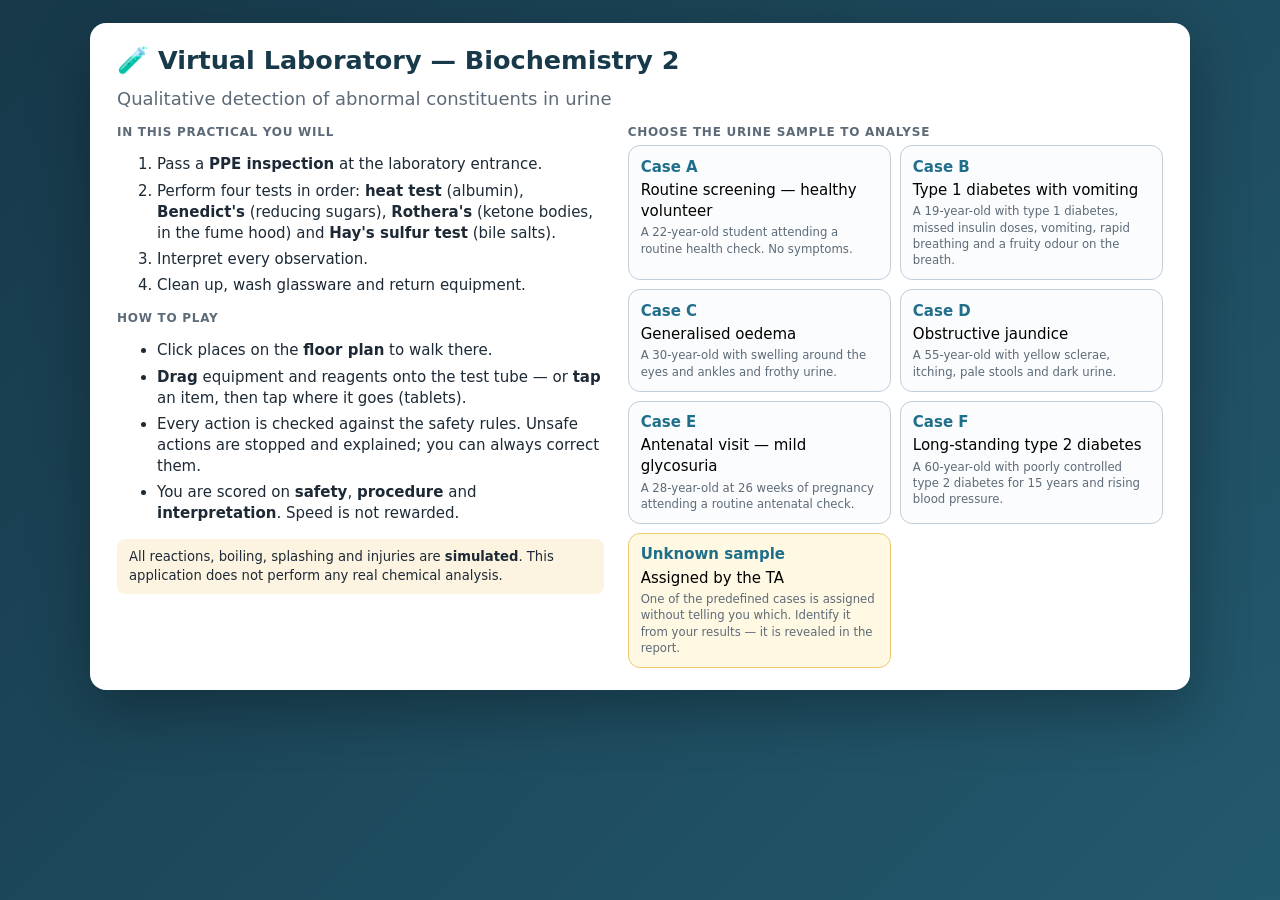
<file: index.html>
<!doctype html>
<html lang="en">
<head>
  <meta charset="utf-8">
  <meta name="viewport" content="width=device-width, initial-scale=1">
  <title>Urine Analysis Virtual Lab</title>
  <meta name="description" content="Interactive Biochemistry 2 virtual laboratory: qualitative detection of abnormal constituents in urine, with laboratory safety training.">
  <link rel="stylesheet" href="css/styles.css">
</head>
<body data-phase="intro">
  <header id="topbar">
    <div class="brand"><span class="logo">🧪</span><div><strong>Biochemistry 2 · Virtual Lab</strong><small>Abnormal constituents of urine</small></div></div>
    <div id="hdr-dyn"></div>
    <div class="hdr-btns">
      <div class="view-btns" role="group" aria-label="Layout">
        <button class="btn sm view-btn" data-view="left" aria-pressed="true" title="Show or hide the task list and PPE panel"><span aria-hidden="true">☰</span><span class="lbl"> Tasks</span></button>
        <button class="btn sm view-btn" data-view="right" aria-pressed="true" title="Show or hide warnings and feedback"><span aria-hidden="true">💬</span><span class="lbl"> Feedback</span><b class="badge" hidden></b></button>
        <button class="btn sm view-btn" data-view="focus" aria-pressed="false" title="Focus mode: enlarge the workbench"><span aria-hidden="true">⛶</span><span class="lbl"> Focus</span></button>
      </div>
      <button class="btn sm" id="btn-help" title="Help"><span aria-hidden="true">❓</span><span class="lbl"> Help</span></button>
      <button class="btn sm" id="btn-end" title="End session"><span aria-hidden="true">⏹</span><span class="lbl"> End session</span></button>
      <button class="btn sm" id="btn-restart" title="Restart"><span aria-hidden="true">↻</span><span class="lbl"> Restart</span></button>
    </div>
  </header>

  <main id="app">
    <aside id="left" aria-label="Objective, tasks and PPE"></aside>
    <section id="center">
      <div id="focusbar" aria-label="Current objective and quick navigation"></div>
      <div id="map" aria-label="Laboratory floor plan"></div>
      <div id="station" aria-live="polite"></div>
    </section>
    <aside id="right" aria-label="Controls and warnings"></aside>
  </main>

  <nav id="tabbar" aria-label="Sections">
    <button data-tab="bench" aria-current="page"><span class="ti" aria-hidden="true">🧪</span><span>Bench</span></button>
    <button data-tab="map"><span class="ti" aria-hidden="true">🗺️</span><span>Map</span></button>
    <button data-tab="tasks"><span class="ti" aria-hidden="true">☰</span><span>Tasks</span></button>
    <button data-tab="feedback"><span class="ti" aria-hidden="true">💬</span><span>Feedback</span><b class="badge" hidden></b></button>
  </nav>

  <div id="intro-root"></div>
  <div id="modal-root"></div>
  <div id="toast-root" aria-live="polite"></div>

  <noscript><p style="padding:2rem">This virtual laboratory requires JavaScript.</p></noscript>

  <script src="js/data.js"></script>
  <script src="js/state.js"></script>
  <script src="js/ui.js"></script>
  <script src="js/safety.js"></script>
  <script src="js/experiments.js"></script>
  <script src="js/quiz.js"></script>
  <script src="js/incidents.js"></script>
  <script src="js/cleanup.js"></script>
  <script src="js/scene.js"></script>
  <script src="js/report.js"></script>
  <script src="js/main.js"></script>
</body>
</html>
</file>
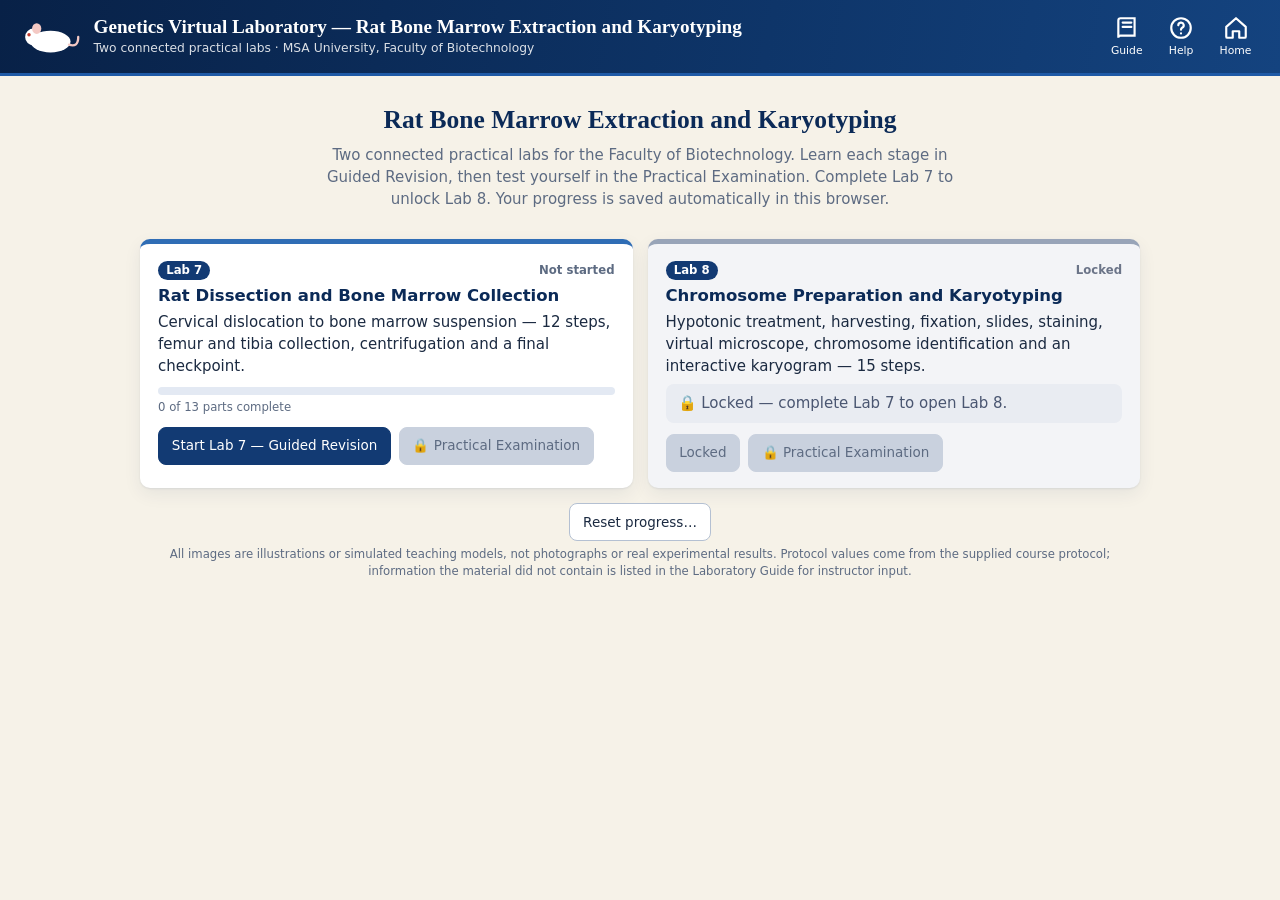
<file: rat-karyotype/index.html>
<!doctype html>
<html lang="en">
<head>
  <meta charset="utf-8">
  <meta name="viewport" content="width=device-width, initial-scale=1">
  <title>Rat Bone Marrow Karyotyping — Virtual Lab</title>
  <meta name="description" content="Interactive virtual laboratory for MSA University Faculty of Biotechnology: rat bone marrow chromosome extraction (Lab 7) and karyotyping (Lab 8).">
  <link rel="stylesheet" href="css/app.css">
</head>
<body data-view="home" data-stage="home">
  <header class="hdr">
    <div class="hdr-brand">
      <svg class="hdr-logo" viewBox="0 0 80 52" aria-hidden="true"><ellipse cx="42" cy="32" rx="26" ry="14" fill="#fff"/><circle cx="20" cy="26" r="11" fill="#fff"/><circle cx="14" cy="23" r="2.2" fill="#c0392b"/><ellipse cx="24" cy="15" rx="6" ry="7" fill="#f4c9c4"/><path d="M66 36 q12 4 12 -10" fill="none" stroke="#f4c9c4" stroke-width="3" stroke-linecap="round"/></svg>
      <div>
        <h1 id="hdr-title">Genetics Virtual Laboratory — Rat Bone Marrow Extraction and Karyotyping</h1>
        <p id="hdr-sub">Two connected practical labs · MSA University, Faculty of Biotechnology</p>
      </div>
    </div>
    <nav class="hdr-nav" aria-label="Main">
      <button id="nav-guide" class="nav-btn" title="Guide"><svg viewBox="0 0 24 24" aria-hidden="true"><path d="M4 5a2 2 0 0 1 2-2h13v16H6a2 2 0 0 0-2 2V5zm4 2h8M8 11h8" fill="none" stroke="currentColor" stroke-width="2" stroke-linecap="round"/></svg><span>Guide</span></button>
      <button id="nav-help" class="nav-btn" title="Help"><svg viewBox="0 0 24 24" aria-hidden="true"><circle cx="12" cy="12" r="9" fill="none" stroke="currentColor" stroke-width="2"/><path d="M9.5 9.5a2.5 2.5 0 1 1 3.5 2.3c-.7.4-1 .8-1 1.7M12 17h.01" fill="none" stroke="currentColor" stroke-width="2" stroke-linecap="round"/></svg><span>Help</span></button>
      <button id="nav-home" class="nav-btn" title="Home"><svg viewBox="0 0 24 24" aria-hidden="true"><path d="M3 11l9-8 9 8v9a1 1 0 0 1-1 1h-5v-6H9v6H4a1 1 0 0 1-1-1z" fill="none" stroke="currentColor" stroke-width="2" stroke-linejoin="round"/></svg><span>Home</span></button>
    </nav>
  </header>

  <main id="view"></main>

  <div id="modal-root"></div>
  <div id="toast-root" aria-live="polite"></div>
  <noscript><p style="padding:2rem">This virtual laboratory requires JavaScript.</p></noscript>

  <script src="js/config.js"></script>
  <script src="js/calc.js"></script>
  <script src="js/storage.js"></script>
  <script src="js/ui.js"></script>
  <script src="js/art.js"></script>
  <script src="js/art2.js"></script>
  <script src="js/tasks.js"></script>
  <script src="js/common.js"></script>
  <script src="js/karyotype.js"></script>
  <script src="js/measure.js"></script>
  <script src="js/lab7.js"></script>
  <script src="js/lab8.js"></script>
  <script src="js/report.js"></script>
  <script src="js/app.js"></script>
</body>
</html>
</file>
<file: css/styles.css>
/* =========================================================================
   Biochemistry 2 Virtual Lab — styles
   ========================================================================= */
:root {
  --bg: #eef2f5;
  --panel: #ffffff;
  --ink: #1d2a36;
  --muted: #5d6b78;
  --line: #d5dde4;
  --brand: #1f6f8b;
  --brand-ink: #ffffff;
  --accent: #2a8c6a;
  --good: #1e8a4c;
  --good-bg: #e6f5ec;
  --minor: #b7791f;
  --minor-bg: #fdf3e1;
  --major: #c4561b;
  --major-bg: #fdebe1;
  --critical: #b3261e;
  --critical-bg: #fde4e2;
  --proc: #5a4fb0;
  --proc-bg: #eeecfb;
  --radius: 10px;
  --shadow: 0 1px 2px rgba(20, 40, 60, .08), 0 4px 14px rgba(20, 40, 60, .06);
  font-size: 15px;
}

* { box-sizing: border-box; }
html, body { margin: 0; }
body {
  font-family: system-ui, -apple-system, "Segoe UI", Roboto, Ubuntu, sans-serif;
  color: var(--ink);
  background: var(--bg);
  line-height: 1.4;
  -webkit-tap-highlight-color: transparent;
}
h1, h2, h3 { line-height: 1.2; margin: 0 0 .5em; }
h2 { font-size: 1.2rem; }
h3 { font-size: .8rem; text-transform: uppercase; letter-spacing: .06em; color: var(--muted); }
p { margin: .4em 0; }
.tiny { font-size: .78rem; color: var(--muted); }
.red { color: var(--critical); }

/* ---------- buttons ---------- */
.btn {
  font: inherit; font-size: .9rem; cursor: pointer;
  padding: .5em .9em; border-radius: 8px;
  border: 1px solid #b9c5cf; background: #fff; color: var(--ink);
  transition: background .15s, border-color .15s, transform .05s;
  min-height: 38px;
}
.btn:hover:not(:disabled) { background: #f2f6f9; border-color: #8aa0b2; }
.btn:active:not(:disabled) { transform: translateY(1px); }
.btn:disabled { opacity: .5; cursor: not-allowed; }
.btn:focus-visible, .tile:focus-visible, .choice:focus-visible { outline: 3px solid #f0b429; outline-offset: 2px; }
.btn.primary { background: var(--brand); color: var(--brand-ink); border-color: var(--brand); }
.btn.primary:hover:not(:disabled) { background: #185a71; }
.btn.danger { background: var(--critical); color: #fff; border-color: var(--critical); }
.btn.warn-outline { border-color: var(--major); color: var(--major); }
.btn.on { background: #dff0f6; border-color: var(--brand); font-weight: 600; }
.btn.bad.on { background: var(--critical-bg); border-color: var(--critical); color: var(--critical); }
.btn.done { background: var(--good-bg); border-color: var(--good); color: var(--good); }
.btn.sm { font-size: .82rem; padding: .35em .7em; min-height: 32px; }
.btn.xs { font-size: .74rem; padding: .15em .5em; min-height: 24px; }
.btn.big { font-size: 1rem; padding: .7em 1.2em; }
.btn.block { display: block; width: 100%; margin-bottom: .4rem; text-align: left; }
.row { display: flex; gap: .5rem; align-items: center; }
.row.wrap { flex-wrap: wrap; }

/* ---------- top bar ---------- */
#topbar {
  position: sticky; top: 0; z-index: 30;
  display: flex; align-items: center; gap: 1rem; flex-wrap: wrap;
  padding: .5rem 1rem; background: #17394a; color: #fff;
}
#topbar .brand { display: flex; align-items: center; gap: .6rem; }
#topbar .brand .logo { font-size: 1.6rem; }
#topbar .brand small { display: block; opacity: .75; font-size: .75rem; }
#hdr-dyn { display: flex; align-items: center; gap: 1rem; flex: 1; flex-wrap: wrap; }
.case-badge { background: rgba(255, 255, 255, .12); padding: .3em .7em; border-radius: 99px; font-size: .82rem; max-width: 320px; white-space: nowrap; overflow: hidden; text-overflow: ellipsis; }
.scores { display: flex; gap: .4rem; }
.score { background: rgba(255, 255, 255, .1); border-radius: 8px; padding: .2em .6em; text-align: center; min-width: 78px; }
.score span { display: block; font-size: .66rem; text-transform: uppercase; letter-spacing: .05em; opacity: .8; }
.score strong { font-size: 1.05rem; }
.score.good strong { color: #8be0ae; }
.score.mid strong { color: #ffd27a; }
.score.bad strong { color: #ff9a8f; }
.progress { display: flex; align-items: center; gap: .4rem; min-width: 150px; }
.progress .bar { flex: 1; height: 8px; background: rgba(255, 255, 255, .2); border-radius: 99px; overflow: hidden; }
.progress .bar i { display: block; height: 100%; background: #6fd3a0; transition: width .4s; }
.hdr-btns { display: flex; gap: .4rem; }
.hdr-btns .btn { background: transparent; color: #fff; border-color: rgba(255, 255, 255, .35); }
.hdr-btns .btn:hover { background: rgba(255, 255, 255, .1); }
body[data-phase="intro"] #btn-end, body[data-phase="report"] #btn-end { display: none; }

/* ---------- layout ---------- */
#app {
  display: grid; grid-template-columns: 270px minmax(0, 1fr) 290px; gap: .8rem;
  grid-template-areas: "left center right";
  padding: .8rem; max-width: 1700px; margin: 0 auto;
}
#left { grid-area: left; }
#center { grid-area: center; }
#right { grid-area: right; }
body[data-phase="intro"] #app { display: none; }

/* collapsible side panels */
body.hide-left #left, body.hide-right #right { display: none; }
body.hide-left #app { grid-template-columns: minmax(0, 1fr) 290px; grid-template-areas: "center right"; }
body.hide-right #app { grid-template-columns: 270px minmax(0, 1fr); grid-template-areas: "left center"; }
body.hide-left.hide-right #app { grid-template-columns: minmax(0, 1fr); grid-template-areas: "center"; }
.panel-bar { display: flex; align-items: center; justify-content: space-between; gap: .5rem; font-size: .7rem; font-weight: 600; text-transform: uppercase; letter-spacing: .06em; color: var(--muted); padding: 0 .1rem; margin-bottom: -.3rem; }
.icon-btn.sm { font-size: 1rem; width: 30px; height: 30px; border-radius: 8px; border: 1px solid var(--line); background: #fff; color: var(--ink); display: inline-flex; align-items: center; justify-content: center; }
.icon-btn.sm:hover { background: #eef3f6; border-color: #8aa0b2; }

/* header layout toggles */
.view-btns { display: flex; gap: .3rem; padding-right: .5rem; margin-right: .1rem; border-right: 1px solid rgba(255, 255, 255, .25); }
.hdr-btns .btn { position: relative; }
.hdr-btns .view-btn.on { background: rgba(255, 255, 255, .2); border-color: rgba(255, 255, 255, .7); }
body[data-phase="intro"] .view-btns, body[data-phase="report"] .view-btns { display: none; }
/* keep the header on one line on laptop screens */
#hdr-dyn { flex-wrap: nowrap; min-width: 0; }
#hdr-dyn .progress { min-width: 90px; }
@media (max-width: 1640px) {
  #topbar .brand small { display: none; }
  .case-badge { max-width: 220px; }
  #btn-help .lbl, #btn-end .lbl, #btn-restart .lbl { display: none; }
}
@media (max-width: 1250px) {
  .case-badge { display: none; }
  .view-btn .lbl { display: none; }
}
@media (max-width: 900px) {
  #hdr-dyn { flex-wrap: wrap; }
}
.badge { position: absolute; top: -7px; right: -7px; min-width: 19px; height: 19px; padding: 0 5px; border-radius: 99px; background: #e5484d; color: #fff; font-size: .68rem; line-height: 19px; text-align: center; font-weight: 700; box-shadow: 0 0 0 2px #17394a; }
.badge[hidden] { display: none; }

/* focus bar (focus mode + phones): objective + station chips */
#focusbar { display: none; background: var(--panel); border-radius: var(--radius); box-shadow: var(--shadow); padding: .6rem .8rem; border-left: 5px solid var(--brand); }
.fb-top { display: flex; gap: .8rem; align-items: center; justify-content: space-between; }
.fb-obj { display: flex; flex-direction: column; min-width: 0; gap: .1rem; }
.fb-title { font-weight: 700; font-size: .75rem; color: var(--brand); text-transform: uppercase; letter-spacing: .05em; }
.fb-text { font-size: .95rem; }
.fb-acts { display: flex; gap: .4rem; flex: none; }
.chips { display: flex; gap: .35rem; overflow-x: auto; padding: .55rem 0 .15rem; scrollbar-width: thin; -webkit-overflow-scrolling: touch; }
.chip { flex: none; font: inherit; font-size: .8rem; padding: .3rem .75rem; border-radius: 99px; border: 1px solid #c5d1da; background: #f6f9fb; color: var(--ink); cursor: pointer; white-space: nowrap; min-height: 34px; }
.chip:hover { border-color: var(--brand); }
.chip.here { background: var(--brand); color: #fff; border-color: var(--brand); font-weight: 600; }
.chip.target { border-color: #f0a400; background: #fff6dc; font-weight: 600; animation: chipPulse 1.4s ease-in-out infinite; }
@keyframes chipPulse { 50% { box-shadow: 0 0 0 4px rgba(240, 164, 0, .3); } }

/* focus mode: the workbench fills the window */
body.focus-mode #app { grid-template-columns: minmax(0, 1fr); grid-template-areas: "center"; max-width: 1500px; }
body.focus-mode #left, body.focus-mode #right, body.focus-mode #map { display: none; }
body.focus-mode #focusbar { display: block; }
body.focus-mode .work { min-height: 380px; }
body.focus-mode .tube-wrap:not(.static) { height: 300px; }
body.focus-mode .tube-wrap:not(.static) .tube-svg { height: 270px; width: 68px; }

/* phone tab bar (shown ≤ 640px) */
#tabbar { display: none; }
#left, #right { display: flex; flex-direction: column; gap: .8rem; min-width: 0; }
#center { display: flex; flex-direction: column; gap: .8rem; min-width: 0; }
.card { background: var(--panel); border-radius: var(--radius); box-shadow: var(--shadow); padding: .8rem .9rem; }

/* objective & tasks */
.objective { border-left: 5px solid var(--brand); }
.obj-title { font-weight: 700; margin-bottom: .2rem; }
.objective p { font-size: .9rem; }
.goto a { color: var(--brand); font-weight: 600; }
.phases { list-style: none; margin: 0; padding: 0; font-size: .86rem; }
.phases > li { padding: .35rem 0 .35rem 1.6rem; position: relative; border-bottom: 1px solid #eef1f4; color: var(--muted); }
.phases > li::before { content: "○"; position: absolute; left: .2rem; }
.phases > li.done { color: var(--good); }
.phases > li.done::before { content: "✔"; }
.phases > li.cur { color: var(--ink); font-weight: 600; }
.phases > li.cur::before { content: "▶"; color: var(--brand); }
.steps { list-style: none; padding: .3rem 0 0; margin: 0; font-weight: 400; }
.steps li { padding: .2rem 0 .2rem 1.2rem; position: relative; font-size: .8rem; color: var(--muted); }
.steps li::before { content: "·"; position: absolute; left: .3rem; }
.steps li.done { color: var(--good); text-decoration: line-through; text-decoration-color: rgba(30, 138, 76, .4); }
.steps li.done::before { content: "✔"; left: 0; }
.steps li.cur { color: var(--ink); font-weight: 600; background: #eef7fb; border-radius: 4px; }
.steps li.cur::before { content: "➜"; left: 0; color: var(--brand); }

/* PPE panel */
.ppe-mini { width: 90px; float: right; margin: -.3rem -.2rem 0 .4rem; }
.ppe-mini .coat-btn { pointer-events: none; }
.ppe-list { list-style: none; padding: 0; margin: 0; font-size: .82rem; }
.ppe-list li { padding: .25rem 0; }
.ppe-list li.no { color: var(--critical); }
.ppe-list li.ok { color: var(--good); }
.ppe-list li.muted { color: var(--muted); }
.xs-link { font-size: .78rem; color: var(--brand); font-weight: 600; }
.ppe .carry { clear: both; font-size: .85rem; margin-top: .5rem; }
.ppe::after { content: ""; display: block; clear: both; }

/* controls & warnings */
.sev-counts { display: flex; flex-wrap: wrap; gap: .3rem; margin-bottom: .5rem; font-size: .72rem; }
.sev-counts span { padding: .1em .5em; border-radius: 99px; }
.c-critical { background: var(--critical-bg); color: var(--critical); }
.c-major { background: var(--major-bg); color: var(--major); }
.c-minor { background: var(--minor-bg); color: var(--minor); }
.c-proc { background: var(--proc-bg); color: var(--proc); }
.log { list-style: none; margin: 0; padding: 0; max-height: 52vh; overflow: auto; font-size: .8rem; }
.log li { border-left: 4px solid #ccd; padding: .35rem .5rem; margin-bottom: .35rem; background: #f8fafb; border-radius: 0 6px 6px 0; }
.log .lg-t { font-weight: 600; }
.log .lg-a { color: var(--muted); font-size: .76rem; margin-top: .1rem; }
.log .pts { float: right; font-weight: 700; }
.log .lg-critical { border-color: var(--critical); background: var(--critical-bg); }
.log .lg-major { border-color: var(--major); background: var(--major-bg); }
.log .lg-minor { border-color: var(--minor); background: var(--minor-bg); }
.log .lg-procedure { border-color: var(--proc); background: var(--proc-bg); }
.log .lg-good { border-color: var(--good); background: var(--good-bg); }
.log .lg-good .lg-t { font-weight: 500; }
.log .empty { border: 0; color: var(--muted); }

/* ---------- floor plan ---------- */
#map { background: var(--panel); border-radius: var(--radius); box-shadow: var(--shadow); padding: .4rem; }
.map-svg { display: block; width: 100%; height: auto; max-height: 270px; font-family: inherit; }
.map-svg .floor { fill: #f7f4ee; stroke: #8b98a5; stroke-width: 3; }
.map-svg .aisle { fill: #e3f3e7; stroke: #3a9a5c; stroke-dasharray: 8 6; stroke-width: 1.5; }
.map-svg .aisle-lbl { font-size: 12px; fill: #2c7a49; font-weight: 600; letter-spacing: .05em; }
.map-svg .door { fill: #8a6b4a; }
.map-svg .door-lbl { font-size: 10px; fill: #6b5135; }
.map-svg .exit { fill: #1e8a4c; }
.map-svg .exit-lbl { font-size: 10px; fill: #1e8a4c; font-weight: 700; }
.map-svg .st { cursor: pointer; }
.map-svg .st rect { fill: #fff; stroke: #7d8d9b; stroke-width: 1.5; transition: fill .15s; }
.map-svg .st:hover rect, .map-svg .st:focus rect { fill: #e7f3f8; outline: none; }
.map-svg .st.bench rect { fill: #e9e2d4; stroke: #8c7b5d; }
.map-svg .st.hood rect { fill: #dbe7f0; stroke: #3c6d8f; stroke-width: 2.5; }
.map-svg .st.laminar rect { fill: #eef0f3; stroke: #999; stroke-dasharray: 4 3; }
.map-svg .st.ppe rect { fill: #eef6f1; stroke: #4c8c6a; }
.map-svg .st.util rect { fill: #f1f5f8; }
.map-svg .st.here rect { stroke: var(--brand); stroke-width: 3; }
.map-svg .st.target rect { stroke: #f0a400; stroke-width: 3; animation: targetPulse 1.4s ease-in-out infinite; }
@keyframes targetPulse { 50% { stroke-opacity: .3; } }
.map-svg .lbl { font-size: 12px; font-weight: 700; fill: #22313d; pointer-events: none; }
.map-svg .sub { font-size: 9.5px; fill: #5d6b78; pointer-events: none; }
.map-svg .decor rect { fill: #f0ece4; stroke: #b5a98f; stroke-dasharray: 3 3; }
.map-svg .mate { fill: #d98a4c; opacity: .75; }
.map-svg .me { transition: transform .45s ease-in-out; pointer-events: none; }
.map-svg .me circle { fill: #2f62d0; stroke: #fff; stroke-width: 2.5; }
.map-svg .me text { font-size: 7.5px; fill: #fff; font-weight: 700; }
.map-svg .stool { cursor: pointer; }
.map-svg .stool rect { fill: #f8d7a6; stroke: var(--critical); stroke-width: 2; animation: targetPulse 1s infinite; }
.map-svg .warn-lbl { font-size: 9px; fill: var(--critical); font-weight: 700; }

/* ---------- station area ---------- */
#station { position: relative; min-height: 420px; }
.station-inner > .panel, .station-inner > .bench, .entrance-view {
  background: var(--panel); border-radius: var(--radius); box-shadow: var(--shadow); padding: 1rem;
}
.panel.locked { text-align: center; padding: 2.5rem 1rem; }
.bench-head { display: flex; flex-wrap: wrap; align-items: baseline; gap: .2rem .8rem; margin-bottom: .4rem; }
.bench-head h2 { margin: 0; }
.bench-head .obj { width: 100%; margin: 0; color: var(--muted); font-size: .88rem; }
.exp-tag { background: var(--brand); color: #fff; font-size: .72rem; padding: .15em .6em; border-radius: 99px; text-transform: uppercase; letter-spacing: .05em; }
.step-banner { background: #eef7fb; border: 1px solid #bfdbe7; border-radius: 8px; padding: .5rem .7rem; margin: .5rem 0; font-weight: 600; }
.step-banner span { display: inline-block; font-size: .7rem; text-transform: uppercase; color: var(--brand); margin-right: .5rem; letter-spacing: .05em; }
.problem { background: var(--critical-bg); border: 1px solid #f1b3ad; color: var(--critical); border-radius: 8px; padding: .5rem .7rem; margin: .5rem 0; display: flex; align-items: center; gap: .6rem; flex-wrap: wrap; }
.waiting { background: var(--minor-bg); border-radius: 8px; padding: .45rem .7rem; margin: .5rem 0; color: #7a5410; animation: targetPulse 1.6s infinite; }

.bench-grid { display: grid; grid-template-columns: minmax(180px, 230px) 1fr; gap: 1rem; margin-top: .6rem; }
.tray { background: #f5f2ec; border: 1px solid #e1d8c6; border-radius: 10px; padding: .6rem; }
.tiles { display: grid; grid-template-columns: 1fr 1fr; gap: .5rem; }
.tile {
  background: #fff; border: 1px solid #cbd5dd; border-radius: 10px; padding: .4rem;
  display: flex; flex-direction: column; align-items: center; gap: .2rem; text-align: center;
  font-size: .74rem; cursor: grab; user-select: none; touch-action: none; position: relative;
  transition: box-shadow .15s, transform .15s;
}
.tile:hover { box-shadow: 0 2px 8px rgba(0, 0, 0, .12); transform: translateY(-1px); }
.tile.selected { outline: 3px solid #f0b429; box-shadow: 0 0 0 6px rgba(240, 180, 41, .25); }
.tile.disabled { cursor: default; opacity: .55; }
.tile .haz { font-style: normal; font-size: .62rem; background: var(--major-bg); color: var(--major); padding: 0 .3em; border-radius: 4px; }
.tile .ok { font-style: normal; font-size: .66rem; color: var(--good); }
.ico { width: 34px; height: 48px; }
.ico.wide { width: 64px; height: 38px; }
.big-ico { font-size: 2rem; line-height: 1; }

.work { display: grid; grid-template-columns: 1fr minmax(150px, 190px) 1fr; gap: .8rem; align-items: center; background: linear-gradient(#f6f8fa, #e9edf0); border-radius: 10px; padding: .8rem; min-height: 330px; }
.zone { border: 2px dashed #a8b6c2; border-radius: 12px; padding: .6rem; text-align: center; background: rgba(255, 255, 255, .7); display: flex; flex-direction: column; align-items: center; gap: .35rem; min-height: 120px; justify-content: center; font-size: .82rem; }
.zone .zone-ico .ico { width: 56px; height: 80px; }
.zone .zone-ico .ico.wide { width: 90px; height: 50px; }
.zone-lbl small { color: var(--muted); }
.drop-hover, .has-selection [data-drop]:hover { border-color: #f0b429 !important; background: #fff8e3 !important; box-shadow: 0 0 0 4px rgba(240, 180, 41, .25); }
.has-selection .zone, .has-selection .tube-wrap { border-color: #f0b429; }
.tube-zone { display: flex; flex-direction: column; align-items: center; gap: .4rem; }
.tube-wrap { width: 92px; height: 270px; padding: 10px 10px 4px; cursor: grab; touch-action: none; border: 2px dashed transparent; border-radius: 12px; display: flex; justify-content: center; }
.tube-wrap:hover { border-color: #b8c6d1; }
.tube-wrap.selected { border-color: #f0b429; background: #fff8e3; }
.tube-wrap.static { cursor: default; }
.tube-wrap.static.sm { width: 50px; height: 130px; }
.tube-wrap.in-holder { padding-right: 30px; width: 130px; }
.tube-svg { width: 60px; height: 240px; overflow: visible; }
.tube-wrap.sm .tube-svg { width: 30px; height: 120px; }
.tube-svg.hot { filter: drop-shadow(0 0 6px rgba(255, 90, 40, .7)); }
.tube-meta { font-size: .76rem; color: var(--muted); text-align: center; max-width: 190px; }
.tube-meta .temp { font-weight: 600; color: #3a5a73; }
.tube-meta .temp.is-hot { color: var(--critical); }
.burner-zone .red { color: var(--critical); }

.actions { display: flex; flex-wrap: wrap; gap: .45rem; margin-top: .8rem; }
.other-actions { margin-top: .7rem; font-size: .85rem; }
.other-actions summary { cursor: pointer; color: var(--muted); }
.other-actions > div { display: flex; flex-wrap: wrap; gap: .4rem; margin-top: .4rem; }

/* drag ghost */
.drag-ghost { position: fixed; z-index: 1000; pointer-events: none; opacity: .9; transform: rotate(-3deg) scale(1.03); box-shadow: 0 10px 24px rgba(0, 0, 0, .25); background: #fff; border-radius: 10px; }
.drag-src { opacity: .35; }
body.is-dragging, body.is-dragging * { cursor: grabbing !important; user-select: none; }
body.is-dragging [data-drop] { outline: 2px dashed rgba(31, 111, 139, .35); outline-offset: 2px; }

/* tube SVG animations */
.ring { animation: ringIn 3.2s ease-out forwards; opacity: 0; }
@keyframes ringIn { to { opacity: .95; } }
.sulfur.sink { animation: sink 3.8s ease-in forwards; }
@keyframes sink { to { transform: translateY(var(--dy)); } }
.sulfur.scatter { animation: scatter 1.2s ease-out forwards; }
@keyframes scatter { to { transform: translateY(calc(var(--dy) * .5)); opacity: .7; } }
.bubble { animation: rise 1s linear infinite; }
@keyframes rise { 0% { transform: translateY(0); opacity: .9; } 100% { transform: translateY(-40px); opacity: 0; } }
.fade-in { animation: fadeIn 1.5s ease-out; }
/* heat test: coagulated protein masses form and drift gently */
.coag .clump { animation: clumpIn 1.6s ease-out both, clumpDrift 3.2s ease-in-out 1.6s infinite alternate; transform-box: fill-box; transform-origin: center; }
@keyframes clumpIn { from { opacity: 0; transform: scale(.3); } }
@keyframes clumpDrift { to { transform: translate(1px, 1.5px); } }
@keyframes fadeIn { from { opacity: 0; } }
.settle { animation: fadeIn 2s ease-out; }
.steam path { fill: none; stroke: #b9c4cc; stroke-width: 2; stroke-linecap: round; animation: steam 2s ease-in-out infinite; }
@keyframes steam { 0% { opacity: 0; transform: translateY(4px); } 50% { opacity: .8; } 100% { opacity: 0; transform: translateY(-8px); } }

/* fume hood */
.hood-frame { position: relative; border: 6px solid #4f6f86; border-top-width: 26px; border-radius: 10px; background: #eef4f8; padding: .8rem; margin-top: .4rem; }
.hood-top { position: absolute; top: -24px; left: 10px; right: 10px; color: #fff; font-size: .78rem; font-weight: 600; }
.hood-glass { position: absolute; left: 0; right: 0; top: 0; background: linear-gradient(rgba(170, 210, 235, .35), rgba(170, 210, 235, .12)); border-bottom: 3px solid rgba(79, 111, 134, .7); pointer-events: none; z-index: 2; transition: height .4s; }
.sash-open .hood-glass { height: 4%; }
.sash-working .hood-glass { height: 14%; }
.sash-closed .hood-glass { height: 100%; }
.hood-airflow { position: absolute; right: 10px; top: 10px; display: flex; gap: 4px; pointer-events: none; z-index: 3; }
.hood-airflow i { width: 4px; height: 18px; background: #6ab4d8; border-radius: 2px; opacity: 0; }
.fan-on .hood-airflow i { animation: air 1s linear infinite; }
.fan-on .hood-airflow i:nth-child(2) { animation-delay: .3s; }
.fan-on .hood-airflow i:nth-child(3) { animation-delay: .6s; }
@keyframes air { 0% { transform: translateY(12px); opacity: 0; } 50% { opacity: .9; } 100% { transform: translateY(-12px); opacity: 0; } }
.hood-ctrls { display: flex; flex-wrap: wrap; gap: .8rem 1.4rem; margin-top: .8rem; font-size: .88rem; align-items: center; }
.hood-empty { padding: 2rem 1rem; text-align: center; }

/* done view */
.done-grid { display: flex; gap: 1.2rem; align-items: center; flex-wrap: wrap; }
.done-view .next { font-weight: 600; color: var(--brand); }

/* ---------- entrance ---------- */
.ent-grid { display: grid; grid-template-columns: 170px minmax(200px, 1fr) 260px; gap: 1rem; align-items: start; margin-top: .6rem; }
.ppe-hooks { display: flex; flex-direction: column; gap: .6rem; background: #eef6f1; border-radius: 10px; padding: .6rem; }
.ppe-item { flex-direction: row; justify-content: flex-start; gap: .6rem; font-size: .85rem; padding: .6rem; text-align: left; }
.ppe-item.worn { background: var(--good-bg); }
.avatar-zone { border: 2px dashed #a8b6c2; border-radius: 14px; padding: .6rem; text-align: center; background: #fbfcfd; }
.avatar-svg { width: 100%; max-width: 230px; height: auto; }
.avatar-svg .coat-btn { cursor: pointer; }
.avatar-svg .coat-btn:hover circle:first-child { fill: rgba(240, 180, 41, .3); }
.avatar-svg .pulse { animation: targetPulse 1s infinite; }
.avatar-cap { font-size: .82rem; color: var(--muted); }
.carried { display: flex; gap: .5rem; justify-content: center; margin-top: .5rem; }
.carried .tile { width: 110px; }
.lockers { display: flex; flex-direction: column; gap: .7rem; }
.locker { border: 2px dashed #a8b6c2; border-radius: 12px; padding: .6rem; text-align: center; background: #f4f1ea; display: flex; flex-direction: column; align-items: center; }
.locker small { color: var(--muted); }
.locker .stored { font-size: 1.4rem; min-height: 1.6rem; }
.checklist ul { list-style: none; padding: 0; margin: 0; font-size: .84rem; }
.checklist li { padding: .25rem 0; }
.checklist li.ok { color: var(--good); }
.checklist li.no { color: var(--critical); }
.checklist li.later { color: var(--minor); }

/* ---------- other stations ---------- */
.person { font-size: 3rem; float: right; }
.ta-view, .tech-view { min-height: 220px; }
.tech-drop { margin: .6rem 0; flex-direction: row; min-height: 70px; }
.laminar-view .lam-note { background: #f3f4f7; border-left: 4px solid #999; padding: .5rem .8rem; border-radius: 0 8px 8px 0; }
/* chemical waste station & PPE station */
.waste-bins { display: grid; grid-template-columns: repeat(auto-fit, minmax(150px, 1fr)); gap: .6rem; margin: .7rem 0 1rem; }
.waste-bin, .glovebox, .glovebin { border: 1px solid var(--line); border-radius: 10px; padding: .7rem; background: #f8fafb; display: flex; flex-direction: column; align-items: center; gap: .2rem; text-align: center; }
.waste-bin small, .glovebox small, .glovebin small { color: var(--muted); font-size: .76rem; }
.waste-row { display: flex; gap: .8rem; align-items: center; border-top: 1px solid #eef1f4; padding: .6rem 0; }
.ppe-st-grid { display: grid; grid-template-columns: repeat(auto-fit, minmax(200px, 1fr)); gap: .8rem; margin: .8rem 0; }
.glovebox .btn { margin-top: .4rem; }
.map-svg .st.waste rect { fill: #f6f1e6; }
.map-svg .st.ppe-st rect { fill: #eef6f1; stroke: #4c8c6a; }
.sink-view .wash-row { display: flex; gap: .8rem; align-items: center; border-bottom: 1px solid #eef1f4; padding: .5rem 0; }
.wash-steps { display: flex; flex-wrap: wrap; gap: .35rem; margin-top: .3rem; }
.hand-wash { margin-top: 1rem; }
.clean-grid { display: grid; grid-template-columns: repeat(auto-fit, minmax(180px, 1fr)); gap: 1rem; align-items: center; }
.clean-tube { display: flex; flex-direction: column; align-items: center; gap: .3rem; }
.clean-empty { color: var(--muted); padding: 1rem; }
.clean-side { display: flex; flex-direction: column; gap: .7rem; }
.bench-surface { border-radius: 10px; padding: .7rem; display: flex; flex-direction: column; gap: .4rem; align-items: flex-start; }
.bench-surface.dirty { background: repeating-radial-gradient(circle at 30% 40%, #f3e7c4 0 6px, #f8f1de 6px 14px); }
.bench-surface.clean { background: var(--good-bg); color: var(--good); }
.exit-view { text-align: center; padding: 2rem 1rem; }

/* ---------- incident overlay ---------- */
.incident-overlay { position: absolute; inset: 0; z-index: 10; background: rgba(40, 10, 10, .55); display: flex; align-items: flex-start; justify-content: center; padding: 1rem; border-radius: var(--radius); }
.incident-card { background: #fff; border-radius: 12px; border-top: 6px solid var(--critical); padding: 1rem 1.2rem; max-width: 640px; width: 100%; box-shadow: 0 10px 40px rgba(0, 0, 0, .35); }
.stage-cleared .incident-card { border-top-color: var(--good); }
.stage-waiting .incident-card { border-top-color: var(--minor); }
.shards { width: 100%; max-height: 110px; }
.shard { animation: shatter .5s ease-out both; transform-box: fill-box; }
@keyframes shatter { from { transform: translateY(-30px) scale(.4); opacity: 0; } }
.inc-rules { font-size: .88rem; margin: .4rem 0 .8rem; }
.inc-btns { display: flex; flex-wrap: wrap; gap: .5rem; }
/* incident decision options: identical, neutral styling — nothing hints at the answer */
.inc-q { border: 0; padding: 0; margin: .6rem 0 0; }
.inc-q legend { font-weight: 700; font-size: 1rem; margin-bottom: .5rem; padding: 0; }
.inc-opts { display: flex; flex-direction: column; gap: .5rem; }
.inc-opt {
  font: inherit; font-size: .95rem; font-weight: 400; color: var(--ink); text-align: left;
  background: #fff; border: 1px solid #b9c5cf; border-radius: 8px; padding: .65rem .9rem;
  cursor: pointer; min-height: 44px; box-shadow: none;
}
.inc-opt:hover { border-color: #8aa0b2; }
.inc-opt:focus-visible { outline: 3px solid #f0b429; outline-offset: 2px; }
.inc-fb { margin-top: .8rem; border-top: 1px solid var(--line); padding-top: .6rem; }
.inc-fb p { margin: 0 0 .5rem; }
.inc-next { display: inline-block; }
.incident-card blockquote { margin: .5rem 0 .8rem; padding: .6rem .8rem; background: #f2f7fa; border-left: 4px solid var(--brand); border-radius: 0 8px 8px 0; }
.cleaning { font-size: 2.6rem; text-align: center; }
.cleaning .broom { display: inline-block; animation: sweep .6s ease-in-out infinite alternate; }
@keyframes sweep { from { transform: rotate(-20deg) translateX(-6px); } to { transform: rotate(20deg) translateX(6px); } }
.meter { display: flex; align-items: center; gap: .5rem; font-size: .8rem; }
.meter .bar { flex: 1; height: 10px; background: #e3e8ec; border-radius: 99px; overflow: hidden; }
.meter .bar i { display: block; height: 100%; width: 0; background: var(--accent); transition: width .2s; }
.meter .bar i.danger { background: var(--critical); }

/* ---------- modals ---------- */
.modal-backdrop { position: fixed; inset: 0; background: rgba(15, 25, 35, .55); z-index: 100; display: flex; align-items: center; justify-content: center; padding: 1rem; animation: fadeIn .15s; }
.modal { background: #fff; border-radius: 14px; max-width: 620px; width: 100%; max-height: 92vh; display: flex; flex-direction: column; box-shadow: 0 20px 60px rgba(0, 0, 0, .35); }
.modal-head { display: flex; justify-content: space-between; align-items: center; padding: .9rem 1.1rem .4rem; }
.modal-head h2 { margin: 0; font-size: 1.15rem; }
.icon-btn { border: 0; background: none; font-size: 1.6rem; cursor: pointer; line-height: 1; color: var(--muted); }
.modal-body { padding: .2rem 1.1rem .8rem; overflow: auto; }
.modal-foot { padding: .7rem 1.1rem 1rem; display: flex; gap: .5rem; justify-content: flex-end; flex-wrap: wrap; border-top: 1px solid #eef1f4; }
.warn-modal { border-top: 8px solid var(--minor); }
.warn-modal.sev-major { border-top-color: var(--major); }
.warn-modal.sev-critical { border-top-color: var(--critical); }
.warn-modal.sev-procedure { border-top-color: var(--proc); }
.sev-tag { display: inline-block; font-size: .75rem; font-weight: 700; padding: .2em .7em; border-radius: 99px; margin-bottom: .5rem; text-transform: uppercase; letter-spacing: .04em; }
.sev-tag.sev-critical { background: var(--critical-bg); color: var(--critical); }
.sev-tag.sev-major { background: var(--major-bg); color: var(--major); }
.sev-tag.sev-minor { background: var(--minor-bg); color: var(--minor); }
.sev-tag.sev-procedure { background: var(--proc-bg); color: var(--proc); }
.warn-dl dt { font-size: .72rem; text-transform: uppercase; letter-spacing: .05em; color: var(--muted); margin-top: .6rem; }
.warn-dl dd { margin: .15rem 0 0; }
.warn-dl dd.rule { font-weight: 600; color: #20435a; }
.warn-anim { text-align: center; font-size: 3rem; height: 70px; position: relative; overflow: hidden; }
.burn-anim .hand { display: inline-block; animation: shakeHand .3s 4; }
.burn-anim .heat { color: var(--critical); animation: fadeIn .4s infinite alternate; }
@keyframes shakeHand { 50% { transform: translateX(6px) rotate(8deg); } }
.splash-anim i { position: absolute; width: 10px; height: 10px; background: #f1cf5b; border-radius: 50%; left: 50%; top: 50%; animation: splash .9s ease-out infinite; }
.splash-anim i:nth-child(2) { animation-delay: .1s; --x: -50px; }
.splash-anim i:nth-child(3) { animation-delay: .2s; --x: 40px; }
.splash-anim i:nth-child(4) { animation-delay: .3s; --x: -25px; }
.splash-anim i:nth-child(5) { animation-delay: .15s; --x: 60px; }
.splash-anim .hand { position: absolute; left: 58%; top: 18px; font-size: 2.4rem; filter: drop-shadow(0 0 6px red); }
@keyframes splash { from { transform: translate(0, 10px); opacity: 1; } to { transform: translate(var(--x, 20px), -40px); opacity: 0; } }

.choice-list { display: flex; flex-direction: column; gap: .5rem; margin-top: .5rem; }
.choice { text-align: left; font: inherit; padding: .7rem .9rem; border-radius: 10px; border: 1px solid #c2ced8; background: #fff; cursor: pointer; display: flex; gap: .6rem; align-items: center; }
.choice:hover { background: #eef7fb; border-color: var(--brand); }
.choice small { display: block; color: var(--muted); }

.vol-wrap { display: flex; gap: 1.2rem; align-items: center; }
.pipette { width: 70px; height: 260px; }
.vol-ctrl { flex: 1; }
.vol-read { font-size: 2rem; font-weight: 700; color: var(--brand); }
.vol-range { width: 100%; height: 32px; }
.vol-btns { display: flex; gap: .5rem; margin: .4rem 0; }


/* heating modal */
.heat-modal { max-width: 980px; }
.heat-grid { display: grid; grid-template-columns: 300px 1fr; gap: 1rem; }
.heat-side { background: linear-gradient(#f8fafc, #e9eef2); border-radius: 10px; position: relative; }
.heat-svg { width: 100%; height: auto; display: block; }
.heat-svg .fzone { fill: transparent; stroke: transparent; cursor: pointer; }
.heat-svg .fzone:hover { stroke: #f0b429; stroke-dasharray: 4 3; stroke-width: 2; }
.heat-svg .fzone.sel { stroke: #f0b429; stroke-width: 2.5; stroke-dasharray: 5 3; }
.heat-svg .flame-outer, .heat-svg .flame-inner, .heat-svg .flame-lum { animation: flicker .25s infinite alternate; transform-origin: 150px 205px; }
@keyframes flicker { to { transform: scaleY(1.04) scaleX(.97); } }
.heat-svg .osc { animation: osc 1.1s ease-in-out infinite; }
@keyframes osc { 0%, 100% { transform: translateX(-9px); } 50% { transform: translateX(9px); } }
.heat-svg .drops { opacity: 0; }
.splashing .heat-svg .drops { animation: splash .8s ease-out infinite; opacity: 1; }
.heat-ctrl fieldset { border: 1px solid var(--line); border-radius: 8px; margin: 0 0 .5rem; padding: .4rem .6rem .5rem; }
.heat-ctrl legend { font-size: .76rem; font-weight: 700; color: var(--brand); text-transform: uppercase; letter-spacing: .04em; }
.heat-ctrl input[type=range] { flex: 1; height: 28px; }
.heat-ctrl output { font-weight: 700; min-width: 3em; }
.dir-wrap { display: grid; grid-template-columns: 170px 1fr; gap: .6rem; align-items: center; }
.top-svg { width: 100%; height: auto; }
.dir-btns { display: flex; flex-direction: column; gap: .3rem; }
.switch { display: flex; gap: .5rem; align-items: center; cursor: pointer; font-size: .9rem; }
.switch input { width: 22px; height: 22px; }
.heat-go { margin: .3rem 0 .5rem; }
.heat-status { background: #f6f8fa; border-radius: 8px; padding: .5rem .7rem; font-size: .88rem; display: grid; gap: .3rem; }
.h-msg { font-weight: 600; color: #20435a; }

/* quiz */
.quiz-modal { max-width: 720px; }
.obs-tube { float: right; margin: 0 0 .5rem 1rem; }
.obs-tube .tube-svg { width: 60px; height: 240px; }
.q { border: 1px solid var(--line); border-radius: 10px; margin: 0 0 .7rem; padding: .5rem .8rem .6rem; }
.q legend { font-weight: 600; padding: 0 .3rem; }
.opt { display: flex; gap: .5rem; align-items: flex-start; padding: .35rem .2rem; cursor: pointer; border-radius: 6px; }
.opt:hover { background: #f2f7fa; }
.opt input { margin-top: .2rem; width: 18px; height: 18px; flex: none; }
.sw { display: inline-block; width: 14px; height: 14px; border-radius: 3px; vertical-align: -2px; margin-right: .35rem; border: 1px solid rgba(0, 0, 0, .2); }
.fb { border-radius: 8px; padding: .5rem .7rem; margin-bottom: .5rem; }
.fb.ok { background: var(--good-bg); }
.fb.no { background: var(--critical-bg); }
.fb-q { font-weight: 600; }
.fb-x { font-size: .85rem; color: #3a4a57; margin-top: .2rem; }
.note { background: #eef7fb; border-radius: 8px; padding: .6rem .8rem; font-size: .88rem; }
.rules li { margin-bottom: .3rem; }

/* toasts */
#toast-root { position: fixed; top: 4.6rem; right: 1rem; z-index: 200; display: flex; flex-direction: column; gap: .4rem; width: min(360px, calc(100% - 2rem)); pointer-events: none; }
@media (max-width: 900px) { #toast-root { top: auto; bottom: 1rem; right: 50%; transform: translateX(50%); } }
.toast { background: #24323e; color: #fff; padding: .6rem .9rem; border-radius: 10px; box-shadow: 0 6px 20px rgba(0, 0, 0, .25); font-size: .88rem; border-left: 6px solid #7fb3d5; transition: opacity .4s, transform .4s; }
.toast.out { opacity: 0; transform: translateX(12px); }
.toast-good { border-left-color: #5fd08f; }
.toast-warn { border-left-color: #f0a400; background: #3d2d13; }
.toast-proc { border-left-color: #a99cf5; background: #2c2a45; }

/* ---------- intro & report overlays ---------- */
.overlay { position: fixed; inset: 0; z-index: 50; overflow: auto; background: linear-gradient(135deg, #17394a, #23596e); padding: 1.5rem 1rem; }
.intro-card { background: #fff; border-radius: 16px; max-width: 1100px; margin: 0 auto; padding: 1.5rem 1.8rem; box-shadow: 0 20px 60px rgba(0, 0, 0, .3); }
.intro-card h1 { font-size: 1.7rem; color: #17394a; }
.intro-card h2 { font-weight: 500; color: var(--muted); }
.intro-grid { display: grid; grid-template-columns: 1fr 1.1fr; gap: 1.6rem; margin-top: 1rem; }
.intro-card li { margin-bottom: .35rem; }
.disclaimer { background: var(--minor-bg); padding: .6rem .8rem; border-radius: 8px; font-size: .88rem; }
.cases { display: grid; grid-template-columns: 1fr 1fr; gap: .6rem; }
.case-card { text-align: left; font: inherit; border: 1px solid #c2ced8; background: #fbfcfd; border-radius: 12px; padding: .7rem .8rem; cursor: pointer; display: flex; flex-direction: column; gap: .15rem; transition: border-color .15s, box-shadow .15s; }
.case-card:hover, .case-card:focus-visible { border-color: var(--brand); box-shadow: 0 0 0 3px rgba(31, 111, 139, .2); outline: none; }
.case-card strong { color: var(--brand); }
.case-card small { color: var(--muted); font-size: .78rem; }
.case-card.unknown { background: #fff8e3; border-color: #f0c96a; }

.report-overlay { background: #e7ecf0; }
.report { background: #fff; max-width: 1000px; margin: 0 auto; border-radius: 16px; padding: 1.5rem 1.8rem; box-shadow: var(--shadow); }
.rep-head { display: flex; justify-content: space-between; gap: 1rem; flex-wrap: wrap; }
.final { text-align: center; background: #17394a; color: #fff; border-radius: 14px; padding: .8rem 1.4rem; min-width: 140px; }
.final .big { font-size: 3rem; font-weight: 800; line-height: 1; }
.status { margin: 1rem 0; padding: .7rem 1rem; border-radius: 10px; font-weight: 700; font-size: 1.05rem; }
.status.pass { background: var(--good-bg); color: var(--good); }
.status.warn { background: var(--minor-bg); color: #7a5410; }
.status.fail { background: var(--critical-bg); color: var(--critical); }
.status.inc { background: #eceff3; color: #44525e; }
.score-cards { display: grid; grid-template-columns: repeat(3, 1fr); gap: .7rem; }
.sc { border: 1px solid var(--line); border-radius: 12px; padding: .7rem; text-align: center; }
.sc span { display: block; font-size: .78rem; color: var(--muted); text-transform: uppercase; letter-spacing: .05em; }
.sc strong { font-size: 1.8rem; color: #17394a; }
.sc small { display: block; color: var(--muted); }
.report h2 { margin-top: 1.4rem; font-size: 1.1rem; color: #17394a; border-bottom: 2px solid #e3e9ee; padding-bottom: .3rem; }
.report table { width: 100%; border-collapse: collapse; font-size: .86rem; }
.report th, .report td { text-align: left; padding: .4rem .5rem; border-bottom: 1px solid #edf1f4; vertical-align: top; }
.report th { background: #f4f7f9; font-size: .76rem; text-transform: uppercase; letter-spacing: .04em; color: var(--muted); }
.report tr.r-good td:last-child { color: var(--good); }
.report tr.r-ok td:last-child { color: var(--minor); }
.report tr.r-bad td:last-child { color: var(--critical); font-weight: 600; }
.report tr.sev-critical td:nth-child(2) { color: var(--critical); font-weight: 700; }
.report tr.sev-major td:nth-child(2) { color: var(--major); font-weight: 700; }
.report .good { color: var(--good); }
.report .bad { color: var(--critical); }
.report .cnt { color: var(--muted); }
.good-list { columns: 2; font-size: .85rem; color: var(--good); }
.rep-btns { display: flex; gap: .6rem; justify-content: flex-end; margin-top: 1.2rem; }

/* ---------- responsive ---------- */
@media (max-width: 1250px) {
  #app { grid-template-columns: 250px minmax(0, 1fr); grid-template-areas: "left center" "right right"; }
  body.hide-left #app { grid-template-columns: minmax(0, 1fr); grid-template-areas: "center" "right"; }
  body.hide-right #app { grid-template-areas: "left center"; }
  body.hide-left.hide-right #app, body.focus-mode #app { grid-template-columns: minmax(0, 1fr); grid-template-areas: "center"; }
  #right { flex-direction: row; flex-wrap: wrap; }
  #right .card { flex: 1 1 280px; }
  #right .panel-bar { flex: 1 1 100%; }
  .log { max-height: 220px; }
}
@media (max-width: 900px) {
  #app, body.hide-left #app, body.hide-right #app, body.hide-left.hide-right #app, body.focus-mode #app { grid-template-columns: 1fr; grid-template-areas: none; padding: .6rem; }
  #center, #right { grid-area: auto; }
  .panel-bar { display: none; }
  /* tablet: objective → workstation → tasks & PPE → warnings */
  #left, body.hide-left #left { display: contents; }
  body.hide-left #left .tasks, body.hide-left #left .ppe { display: none; }
  body.focus-mode #left { display: none; }
  #left .objective { order: 1; }
  #center { order: 2; }
  #left .tasks { order: 3; }
  #left .ppe { order: 4; }
  #right { order: 5; }
  .bench-grid { grid-template-columns: 1fr; }
  .tiles { grid-template-columns: repeat(auto-fill, minmax(110px, 1fr)); }
  .ent-grid { grid-template-columns: 1fr 1fr; }
  .ent-grid .lockers { grid-column: 1 / -1; }
  .heat-grid { grid-template-columns: 1fr; }
  .heat-side { max-width: 320px; margin: 0 auto; width: 100%; }
  .intro-grid, .cases { grid-template-columns: 1fr; }
  .score-cards { grid-template-columns: 1fr; }
  .good-list { columns: 1; }
}
@media (max-width: 600px) {
  :root { font-size: 14px; }
  .work { grid-template-columns: 1fr 1fr; }
  .work .tube-zone { grid-column: 1 / -1; order: -1; }
  .ent-grid { grid-template-columns: 1fr; }
  .dir-wrap { grid-template-columns: 1fr; }
  #topbar { gap: .5rem; }
  .case-badge { max-width: 100%; }
}

/* ---------- phone: one section at a time, bottom tab bar ---------- */
@media (max-width: 640px) {
  body { padding-bottom: calc(64px + env(safe-area-inset-bottom)); }
  /* compact header: logo, scores, progress, icon-only buttons */
  #topbar { padding: .4rem .6rem; gap: .4rem .6rem; }
  #topbar .brand > div, .case-badge, .view-btns { display: none; }
  #hdr-dyn { gap: .4rem; order: 3; flex-basis: 100%; }
  .hdr-btns { margin-left: auto; }
  .hdr-btns .lbl { display: none; }
  .hdr-btns .btn { min-width: 38px; min-height: 36px; padding: .3em .5em; }
  .score { min-width: 0; padding: .15em .5em; }
  .score span { font-size: .6rem; }
  .progress { min-width: 0; flex: 1; }

  #app, body.hide-left #app, body.hide-right #app, body.focus-mode #app { display: block; padding: .5rem; }
  body[data-phase="intro"] #app { display: none; }
  #left, #right, #map, #focusbar, #station,
  body.hide-left #left, body.hide-right #right, body.focus-mode #focusbar { display: none; }
  body.tab-bench #focusbar { display: block; }
  body.tab-bench #station { display: block; }
  body.tab-map #map { display: block; }
  body.tab-tasks #left, body.tab-feedback #right { display: flex; flex-direction: column; gap: .7rem; }
  body.tab-tasks #left .tasks, body.tab-tasks #left .ppe { display: block; }
  #center { display: flex; flex-direction: column; gap: .6rem; }
  #focusbar .fb-acts { display: none; }
  #focusbar { padding: .5rem .7rem; }
  .fb-text { font-size: .88rem; }
  /* map: scroll sideways, bigger targets */
  #map { overflow-x: auto; }
  #map::before { content: "Tap a station to walk there"; display: block; font-size: .78rem; color: var(--muted); padding: .2rem .3rem .4rem; }
  .map-svg { min-width: 780px; max-height: none; }
  #right .card { flex: none; }
  .log { max-height: none; }

  #tabbar {
    display: flex; position: fixed; left: 0; right: 0; bottom: 0; z-index: 40;
    background: #fff; border-top: 1px solid var(--line); box-shadow: 0 -4px 16px rgba(20, 40, 60, .08);
    padding-bottom: env(safe-area-inset-bottom);
  }
  body[data-phase="intro"] #tabbar, body[data-phase="report"] #tabbar { display: none; }
  #tabbar button {
    flex: 1; position: relative; font: inherit; font-size: .72rem; border: 0; background: none; color: var(--muted);
    display: flex; flex-direction: column; align-items: center; gap: .1rem; padding: .45rem 0 .5rem; min-height: 58px; cursor: pointer;
  }
  #tabbar .ti { font-size: 1.3rem; line-height: 1.2; }
  #tabbar button[aria-current="page"] { color: var(--brand); font-weight: 700; }
  #tabbar button[aria-current="page"]::before { content: ""; position: absolute; top: 0; left: 25%; right: 25%; height: 3px; border-radius: 0 0 3px 3px; background: var(--brand); }
  #tabbar .badge { top: 4px; right: calc(50% - 22px); box-shadow: 0 0 0 2px #fff; }

  /* dialogs become bottom sheets; toasts sit above the tab bar */
  .modal-backdrop { align-items: flex-end; padding: 0; }
  .modal { border-radius: 16px 16px 0 0; max-height: 94vh; }
  .modal-foot .btn { flex: 1 1 auto; min-height: 44px; }
  #toast-root { bottom: calc(72px + env(safe-area-inset-bottom)); }
}

/* ---------- print (report) ---------- */
@media print {
  body * { visibility: hidden; }
  .report, .report * { visibility: visible; }
  .report-overlay { position: static; background: #fff; padding: 0; }
  .report { position: absolute; left: 0; top: 0; box-shadow: none; max-width: none; }
  .no-print { display: none !important; }
}

@media (prefers-reduced-motion: reduce) {
  *, *::before, *::after { animation-duration: .01ms !important; animation-iteration-count: 1 !important; transition-duration: .01ms !important; }
  .ring { opacity: .95; }
}
</file>
<file: rat-karyotype/css/app.css>
/* =========================================================================
   Virtual Lab: Rat Bone Marrow Karyotyping — styles
   Academic laboratory look: navy headers, cream background, restrained blue.
   ========================================================================= */
:root {
  --navy: #0b2a57; --navy2: #123a73; --blue: #2f6db5; --blue-l: #e8f0fb; --cream: #f6f2e8; --paper: #ffffff;
  --ink: #1b2a41; --muted: #5d6b82; --line: #d6dce6; --ok: #1e8a4c; --ok-bg: #e6f5ec; --warn: #b7791f; --warn-bg: #fdf3e1; --bad: #b3261e; --bad-bg: #fde7e5;
  --sci: #8a5a00; --sci-bg: #fff4dc; --radius: 10px; --shadow: 0 1px 2px rgba(11, 42, 87, .08), 0 6px 18px rgba(11, 42, 87, .07);
  font-size: 15px;
}
* { box-sizing: border-box; }
html, body { margin: 0; }
body { font-family: "Segoe UI", system-ui, -apple-system, Roboto, Ubuntu, sans-serif; color: var(--ink); background: var(--cream); line-height: 1.45; -webkit-tap-highlight-color: transparent; }
h1, h2, h3, h4 { margin: 0 0 .4em; line-height: 1.2; }
h3 { font-size: .86rem; text-transform: uppercase; letter-spacing: .06em; color: var(--muted); }
h4 { font-size: .95rem; margin-top: 1rem; }
p { margin: .4em 0; }
ul, ol { margin: .3em 0; padding-left: 1.3em; }
.tiny { font-size: .78rem; color: var(--muted); }
.cap { font-size: .72rem; color: var(--muted); text-align: center; margin: .3rem 0 0; }
kbd { background: #eef2f8; border: 1px solid var(--line); border-bottom-width: 2px; border-radius: 4px; padding: 0 .35em; font-size: .85em; }
:focus-visible { outline: 3px solid #f0b429; outline-offset: 2px; }

/* ---------------- buttons ---------------- */
.btn { font: inherit; font-size: .9rem; cursor: pointer; padding: .5em .95em; border-radius: 8px; border: 1px solid #b4c0d2; background: #fff; color: var(--ink); min-height: 38px; transition: background .15s, border-color .15s; }
.btn:hover:not(:disabled) { background: #f1f5fb; border-color: #8aa0bd; }
.btn:disabled { opacity: .5; cursor: not-allowed; }
.btn.primary { background: var(--navy2); border-color: var(--navy2); color: #fff; }
.btn.primary:hover:not(:disabled) { background: var(--navy); }
.btn.danger { background: var(--bad); border-color: var(--bad); color: #fff; }
.btn.sm { font-size: .82rem; padding: .35em .75em; min-height: 32px; }
.btn.xs { font-size: .72rem; padding: .15em .5em; min-height: 24px; }
.btn.on { background: var(--blue-l); border-color: var(--blue); font-weight: 600; }
.icon-btn { border: 0; background: none; font-size: 1.6rem; line-height: 1; cursor: pointer; color: var(--muted); }

/* ---------------- header ---------------- */
.hdr { display: flex; align-items: center; justify-content: space-between; gap: 1rem; padding: .7rem 1.2rem; color: #fff; background: linear-gradient(100deg, #082147 0%, #0e3569 60%, #14437f 100%); border-bottom: 3px solid #1f5aa6; position: sticky; top: 0; z-index: 30; }
.hdr-brand { display: flex; align-items: center; gap: .9rem; min-width: 0; }
.hdr-logo { width: 62px; height: 40px; flex: none; }
.hdr h1 { font-size: 1.28rem; margin: 0; font-family: Georgia, "Times New Roman", serif; font-weight: 700; }
.hdr p { margin: .15rem 0 0; font-size: .82rem; opacity: .85; }
.hdr-nav { display: flex; gap: .3rem; flex: none; }
.nav-btn { display: flex; flex-direction: column; align-items: center; gap: .1rem; font: inherit; font-size: .72rem; color: #fff; background: transparent; border: 0; border-radius: 8px; padding: .3rem .7rem; cursor: pointer; }
.nav-btn:hover { background: rgba(255, 255, 255, .12); }
.nav-btn svg { width: 26px; height: 26px; }

main#view { max-width: 1500px; margin: 0 auto; padding: .9rem; }

/* ---------------- home ---------------- */
.home { max-width: 1000px; margin: 0 auto; }
.home-hero { text-align: center; padding: 1rem 1rem .5rem; }
.home-hero h1 { font-family: Georgia, serif; font-size: 1.7rem; color: var(--navy); }
.home-hero p { color: var(--muted); max-width: 640px; margin: .4rem auto; }
.notice { background: var(--warn-bg); border: 1px solid #ecd29a; color: #6b4a08; padding: .6rem .9rem; border-radius: 8px; margin-bottom: .6rem; }
.stage-cards { display: grid; grid-template-columns: repeat(auto-fit, minmax(310px, 1fr)); gap: 1rem; margin: 1rem 0; }
.stage-card { background: var(--paper); border-radius: var(--radius); box-shadow: var(--shadow); padding: 1.1rem 1.2rem; border-top: 5px solid var(--blue); }
.stage-card.done { border-top-color: var(--ok); }
.stage-card.locked { border-top-color: #98a4b8; background: #f3f4f7; }
.stage-card h2 { font-size: 1.1rem; color: var(--navy); }
.sc-top { display: flex; justify-content: space-between; align-items: center; margin-bottom: .4rem; }
.sc-tag { background: var(--navy2); color: #fff; padding: .1em .7em; border-radius: 99px; font-size: .78rem; font-weight: 700; }
.sc-state { font-size: .78rem; font-weight: 600; color: var(--muted); }
.sc-state.completed { color: var(--ok); } .sc-state.in-progress { color: var(--blue); } .sc-state.locked { color: #6b7488; }
.sc-bar { height: 8px; background: #e3e9f3; border-radius: 99px; overflow: hidden; margin: .6rem 0 .2rem; }
.sc-bar i { display: block; height: 100%; background: var(--blue); }
.sc-actions { display: flex; gap: .5rem; flex-wrap: wrap; margin-top: .7rem; }
.lock-msg { background: #e9ecf2; padding: .6rem .8rem; border-radius: 8px; color: #4a5671; }
.home-foot { text-align: center; margin-top: 1rem; }

/* ---------------- layout ---------------- */
.layout { display: grid; grid-template-columns: 250px minmax(0, 1fr); gap: .9rem; align-items: start; }
.mainc { min-width: 0; }
.sidebar { background: linear-gradient(#0d2f61, #0a2550); border-radius: var(--radius); box-shadow: var(--shadow); padding: .6rem; position: sticky; top: 90px; max-height: calc(100vh - 110px); overflow: auto; }
.stage-switch { display: grid; grid-template-columns: 1fr 1fr; gap: .3rem; margin-bottom: .5rem; }
.sw { font: inherit; font-size: .82rem; font-weight: 600; padding: .4rem; border-radius: 7px; border: 1px solid rgba(255, 255, 255, .25); background: transparent; color: #cfe0f7; cursor: pointer; }
.sw.on { background: #fff; color: var(--navy); border-color: #fff; }
.sw.locked { opacity: .7; border-style: dashed; }
.side-title { color: #fff; font-family: Georgia, serif; font-size: 1.15rem; font-weight: 700; padding: .1rem .3rem .4rem; }
.steplist { list-style: none; margin: 0; padding: 0; display: flex; flex-direction: column; gap: .3rem; }
.stepbtn { width: 100%; display: grid; grid-template-columns: 52px 22px 1fr auto; gap: .45rem; align-items: center; text-align: left; font: inherit; font-size: .84rem; background: #fff; color: var(--ink); border: 2px solid transparent; border-radius: 8px; padding: .25rem .4rem; cursor: pointer; min-height: 48px; }
.stepbtn.cur { border-color: #4d94ea; background: #eaf3ff; box-shadow: 0 0 0 2px rgba(77, 148, 234, .25); }
.stepbtn.done .sn { background: var(--ok); color: #fff; border-color: var(--ok); }
.stepbtn.locked { opacity: .55; cursor: not-allowed; }
.thumb-wrap, .thumb { width: 52px; height: 40px; border-radius: 6px; overflow: hidden; background: #eaf0f8; display: flex; align-items: center; justify-content: center; }
.thumb svg { width: 100%; height: 100%; } .thumb .chr-svg { width: auto; height: 34px; transform: none !important; }
.sn { width: 22px; height: 22px; border-radius: 50%; border: 1.5px solid var(--navy2); display: grid; place-items: center; font-size: .72rem; font-weight: 700; color: var(--navy2); }
.st { line-height: 1.15; } .tick { color: var(--ok); font-weight: 700; } .lockic { font-size: .8rem; }

.tracker { display: flex; gap: 0; overflow-x: auto; padding: .5rem .3rem .7rem; background: var(--paper); border-radius: var(--radius); box-shadow: var(--shadow); margin-bottom: .8rem; scrollbar-width: thin; }
.tnode { flex: 1 0 74px; min-width: 74px; display: flex; flex-direction: column; align-items: center; gap: .2rem; font: inherit; background: none; border: 0; cursor: pointer; position: relative; padding: .2rem .1rem; color: var(--muted); }
.tnode::before { content: ""; position: absolute; top: 20px; left: -50%; right: 50%; height: 4px; background: #cdd5e2; z-index: 0; }
.tnode:first-child::before { display: none; }
.tnode.done::before, .tnode.cur::before { background: var(--blue); }
.dot { z-index: 1; width: 28px; height: 28px; border-radius: 50%; background: #fff; border: 2px solid #aab6c9; display: grid; place-items: center; font-size: .78rem; font-weight: 700; color: var(--muted); }
.tnode.done .dot { background: var(--ok); border-color: var(--ok); color: #fff; }
.tnode.cur .dot { background: var(--navy2); border-color: var(--navy2); color: #fff; box-shadow: 0 0 0 4px rgba(47, 109, 181, .25); }
.tl { font-size: .66rem; text-align: center; line-height: 1.1; max-width: 76px; }
.tnode.locked { cursor: not-allowed; opacity: .6; }
.tnode.cur .tl { color: var(--navy); font-weight: 700; }

/* ---------------- step card ---------------- */
.step-card { background: var(--paper); border-radius: var(--radius); box-shadow: var(--shadow); overflow: hidden; }
.step-head { display: grid; grid-template-columns: auto 1fr auto; gap: .9rem; align-items: center; padding: .8rem 1rem; color: #fff; background: linear-gradient(100deg, #0a2756, #14407c); }
.step-num { width: 46px; height: 46px; border-radius: 50%; background: #fff; color: var(--navy); font-family: Georgia, serif; font-size: 1.5rem; font-weight: 700; display: grid; place-items: center; }
.step-title h2 { margin: 0; font-family: Georgia, serif; font-size: 1.5rem; }
.step-title p { margin: .1rem 0; font-size: .92rem; opacity: .92; }
.phase { font-size: .7rem; letter-spacing: .05em; text-transform: uppercase; background: rgba(255, 255, 255, .16); padding: .1em .6em; border-radius: 99px; }
.tabs { display: flex; gap: .4rem; flex-wrap: wrap; justify-content: flex-end; }
.tab { font: inherit; font-size: .88rem; color: #dbe8fa; background: rgba(255, 255, 255, .08); border: 1px solid rgba(255, 255, 255, .28); border-radius: 8px; padding: .45rem .9rem; cursor: pointer; }
.tab.on { background: #fff; color: var(--navy); font-weight: 700; }
.step-body { display: grid; grid-template-columns: minmax(0, 1fr) 320px; gap: 1rem; padding: 1rem; background: #fbfaf6; }
.step-body.single { grid-template-columns: 1fr; }
.work-col { min-width: 0; }
.side-col { display: flex; flex-direction: column; gap: .8rem; min-width: 0; }
.panel { background: #fff; border: 1px solid var(--line); border-radius: 8px; overflow: hidden; }
.panel h3 { margin: 0; padding: .45rem .7rem; background: linear-gradient(100deg, #0a2756, #14407c); color: #fff; font-family: Georgia, serif; font-size: .95rem; text-transform: none; letter-spacing: 0; }
.panel-art { padding: .5rem; } .panel .cap { padding-bottom: .4rem; }
.step-foot { display: flex; justify-content: space-between; align-items: end; gap: 1rem; padding: .8rem 1rem; border-top: 1px solid var(--line); background: #fff; flex-wrap: wrap; }
.tools h3 { margin-bottom: .3rem; }
.tool-row { display: flex; gap: .5rem; flex-wrap: wrap; }
.tool { width: 92px; text-align: center; border: 1px solid var(--line); border-radius: 8px; padding: .3rem; font-size: .72rem; background: #fafcff; }
.tool-ic { height: 46px; display: flex; justify-content: center; } .tool-ic svg { height: 100%; width: auto; }
.nav { display: flex; gap: .6rem; }
.nav .next { font-size: 1.05rem; padding: .6rem 1.4rem; font-family: Georgia, serif; }

svg.art { width: 100%; height: auto; display: block; }
svg.art.rotor { max-width: 300px; margin: 0 auto; }
.hero { background: #f2f6fb; border: 1px solid var(--line); border-radius: 8px; padding: .4rem; margin-bottom: .6rem; }
.hero svg.art { max-height: 330px; max-width: 540px; margin: 0 auto; }
.hero svg.scope-svg, .hero svg.meas-svg { max-width: none; max-height: none; }
.hero svg.limb, .hero svg.femur { max-width: 520px; margin: 0 auto; }
.hero svg.tube { height: 210px; width: auto; margin: 0 auto; }
.hero svg.syringe { max-width: 480px; margin: 0 auto; }
.hero svg.bottle { height: 170px; width: auto; }
.mix-row { display: flex; justify-content: center; gap: 1.2rem; } .mix-row svg { height: 170px; width: auto; }
.hot { fill: transparent; stroke: transparent; cursor: pointer; pointer-events: all; }
.hot:hover { fill: rgba(47, 109, 181, .16); }
path.hot[data-inc] { fill: none; }
.marker { fill: rgba(255, 255, 255, .5); stroke: #e5484d; stroke-width: 3; cursor: pointer; }
.marker.pick { fill: rgba(229, 72, 77, .55); }
.rslot { cursor: pointer; } .rslot:hover circle { stroke: var(--blue); stroke-width: 3.5; }
.spin { animation: spin 1s linear infinite; } @keyframes spin { to { transform: rotate(360deg); } }
.patch { cursor: pointer; } .patch:hover ellipse { fill: #d96b62; }
.swirl svg { animation: swirl .7s ease; } @keyframes swirl { 30% { transform: rotate(-5deg) } 70% { transform: rotate(5deg) } }

/* ---------------- tasks ---------------- */
.task-area { margin-bottom: .6rem; }
.task-block { background: #fff; border: 1px solid var(--line); border-radius: 8px; padding: .8rem .9rem; margin: .5rem 0; }
.task-prompt { margin: 0 0 .5rem; font-size: .98rem; }
.task-actions { display: flex; gap: .5rem; flex-wrap: wrap; margin-top: .6rem; }
.stages > .stage-tag { font-size: .72rem; text-transform: uppercase; letter-spacing: .06em; color: var(--blue); font-weight: 700; margin: .2rem 0; }
.sim-note { background: var(--blue-l); border-left: 4px solid var(--blue); padding: .5rem .8rem; border-radius: 0 8px 8px 0; font-size: .86rem; margin: .5rem 0; }
.opts { display: flex; flex-direction: column; gap: .4rem; }
/* every choice is identical: nothing hints at the answer */
.opt { display: flex; gap: .6rem; align-items: flex-start; font: inherit; font-size: .93rem; text-align: left; background: #fff; color: var(--ink); border: 1px solid #b9c5d6; border-radius: 8px; padding: .55rem .8rem; cursor: pointer; min-height: 42px; }
.opt:hover { border-color: #7f93b0; }
.opt input { margin-top: .2rem; width: 18px; height: 18px; flex: none; }
.opt:has(input:checked) { border-color: #4f6a92; box-shadow: inset 0 0 0 1px #4f6a92; }
.seq-pool { display: flex; flex-direction: column; gap: .4rem; }
.seq-item.used { opacity: .4; cursor: default; }
.seq-out { margin: .6rem 0 0; padding-left: 1.5rem; } .seq-out li { padding: .2rem 0; } .seq-out li.empty { list-style: none; color: var(--muted); margin-left: -1.5rem; }
.dial { display: grid; grid-template-columns: 170px 1fr 90px; gap: .6rem; align-items: center; margin: .4rem 0; font-size: .9rem; }
.dial input[type=range] { width: 100%; height: 30px; } .dial output { font-weight: 700; color: var(--navy); }
.big-read { font-size: 1.6rem; font-weight: 700; font-family: Georgia, serif; color: var(--navy); margin: .4rem 0; }
.counter { font-weight: 600; color: var(--navy); margin: .3rem 0; }
.tube-pick { position: relative; width: 100px; height: 220px; margin: .4rem auto; }
.tube-pick .hit { position: absolute; left: 14px; right: 14px; border: 0; background: transparent; cursor: pointer; }
.tube-pick .hit:hover { background: rgba(47, 109, 181, .12); }
.hit-sup { top: 36%; height: 42%; } .hit-pel { top: 80%; height: 17%; }
.rotor-spin { max-width: 220px; margin: 0 auto; }

.fb { margin: .6rem 0; border-radius: 8px; }
.fb.ok, .fb.sci, .fb.safety, .fb.hint { padding: .6rem .85rem; border: 1px solid; font-size: .92rem; }
.fb.ok { background: var(--ok-bg); border-color: #a6d6b9; color: #14532d; }
.fb.sci { background: var(--sci-bg); border-color: #efce85; color: #5f3d00; }
.fb.safety { background: var(--bad-bg); border-color: #f0a8a3; color: #7a1913; }
.fb.hint { background: var(--blue-l); border-color: #b5cbea; color: #1d3f6f; }
.banner { display: flex; gap: .6rem; align-items: center; flex-wrap: wrap; background: var(--ok-bg); border: 1px solid #a6d6b9; color: #14532d; border-radius: 8px; padding: .55rem .85rem; margin-bottom: .6rem; }
.banner .btn { margin-left: auto; }
.details { margin-top: .8rem; display: grid; gap: .6rem; }
.details section { background: #fff; border: 1px solid var(--line); border-radius: 8px; padding: .7rem .9rem; }
.details h3 { margin-bottom: .25rem; }
.details .cols { display: grid; grid-template-columns: 1fr 1.4fr; gap: 1rem; }
.details .safety { background: var(--warn-bg); border-color: #ecd29a; } .details .safety h3 { color: #7a4f08; }
.anat { background: #fff; border: 1px solid var(--line); border-radius: 8px; padding: .8rem; }
.anat-art svg { max-height: 360px; } .structs { margin: 0; } .structs dt { font-weight: 700; color: var(--navy); margin-top: .4rem; } .structs dd { margin: 0; color: var(--muted); }
.keys, .locked-tab { background: #fff; border: 1px solid var(--line); border-radius: 8px; padding: .9rem 1.1rem; } .locked-tab { text-align: center; color: var(--muted); } .locked-tab .big { font-size: 2rem; }
.cp-progress { font-weight: 700; color: var(--blue); margin-bottom: .4rem; }

/* ---------------- scope ---------------- */
.scope-grid { display: grid; grid-template-columns: minmax(0, 1.5fr) minmax(220px, 1fr); gap: .8rem; }
.scope-view { background: #12161f; border-radius: 10px; padding: .4rem; } .scope-svg { width: 100%; height: auto; display: block; }
.scope-ctl { display: flex; flex-direction: column; gap: .5rem; }
.lbl { font-size: .72rem; text-transform: uppercase; letter-spacing: .06em; color: var(--muted); font-weight: 700; }
.seg { display: flex; gap: .3rem; flex-wrap: wrap; margin: .3rem 0; }
.stage-pad { display: flex; flex-direction: column; align-items: center; gap: .25rem; } .stage-pad > div { display: flex; gap: .25rem; }
.stage-pad .btn { min-width: 44px; }
.minimap { display: inline-flex; flex-direction: column; gap: 2px; align-self: flex-start; } .mrow { display: flex; gap: 2px; }
.mcell { width: 34px; height: 24px; display: grid; place-items: center; font-size: .66rem; background: #e6ebf3; color: #66758f; border-radius: 3px; } .mcell.cur { background: var(--navy2); color: #fff; font-weight: 700; }
.scope-hint { font-size: .86rem; color: var(--muted); }
.count { display: flex; align-items: center; gap: .5rem; flex-wrap: wrap; font-size: .86rem; } .tally { font-weight: 700; color: var(--navy); }
.sp-chr.marked { filter: drop-shadow(0 0 3px #f59e0b); } .sp-chr.marked path, .sp-chr.marked rect { stroke: #f59e0b; } .sp-hit { cursor: pointer; }

/* ---------------- karyotype ---------------- */
.karyo { background: #fff; border: 1px solid var(--line); border-radius: 8px; padding: .6rem; }
.ktools { display: flex; align-items: center; gap: .4rem; flex-wrap: wrap; margin-bottom: .5rem; } .khint { font-size: .8rem; color: var(--muted); }
.ktray { background: #f4f1ea; border: 1px dashed #b9b09a; border-radius: 8px; padding: .4rem .5rem; margin-bottom: .6rem; }
.ktray-h { font-size: .72rem; text-transform: uppercase; letter-spacing: .06em; font-weight: 700; color: #6b6450; margin-bottom: .3rem; }
.ktray-in { display: flex; flex-wrap: wrap; gap: 8px; min-height: 90px; align-items: center; }
.chr { display: inline-flex; align-items: center; justify-content: center; cursor: grab; touch-action: none; border-radius: 4px; user-select: none; -webkit-user-select: none; }
.chr svg { transform-origin: 50% 50%; display: block; pointer-events: none; }
.chr.tray { padding: 3px 5px; box-sizing: content-box; background: rgba(255, 255, 255, .55); }
.chr.sel { outline: 2px solid #f59e0b; background: rgba(245, 158, 11, .15); } .chr.dragging { opacity: .3; }
.chr.ghost { opacity: .9; background: #fff; box-shadow: 0 6px 16px rgba(0, 0, 0, .25); }
.krow { margin-bottom: .6rem; } .krow-h { display: flex; justify-content: space-between; align-items: center; font-size: .78rem; font-weight: 700; color: var(--navy); border-bottom: 2px solid var(--navy2); margin-bottom: .3rem; padding-bottom: .1rem; }
.krow-s { display: flex; flex-wrap: wrap; gap: 6px; }
.kslot { width: 100px; border: 1px solid var(--line); border-radius: 6px; background: #fcfbf8; overflow: hidden; }
.kslot-h { font-size: .62rem; text-align: center; background: #eef2f9; color: #5d6b82; padding: 2px 0; cursor: pointer; letter-spacing: .03em; }
.kslot-in { position: relative; overflow: hidden; } .guide { position: absolute; left: 0; right: 0; border-top: 1.5px dashed #e5484d; opacity: .75; pointer-events: none; }
.kslot.bad { border-color: var(--bad); background: var(--bad-bg); } .kslot.badlabel { border-color: var(--warn); background: var(--warn-bg); } .kslot.good { border-color: var(--ok); }
.klabel { width: 100%; border: 0; border-top: 1px solid var(--line); text-align: center; font: inherit; font-weight: 700; padding: .25rem; background: #fff; } .klabel:focus { outline: 2px solid #f0b429; }
.kres { margin-top: .6rem; } .kres.fb { padding: .6rem .9rem; border: 1px solid; } .kres ul { margin: .3rem 0 0; }
.final-kar .karyo { border: 0; padding: 0; } .final-kar .kslot { width: 82px; }

/* ---------------- measure / classify ---------------- */
.pgrid { display: flex; flex-wrap: wrap; gap: .3rem; margin: .4rem 0 .8rem; }
.pbtn { font: inherit; font-size: .85rem; min-width: 42px; padding: .3rem .5rem; border-radius: 7px; border: 1px solid #b4c0d2; background: #fff; cursor: pointer; } .pbtn.on { background: var(--navy2); color: #fff; border-color: var(--navy2); } .pbtn.done { border-color: var(--ok); } .pbtn sup { color: #e5a100; }
.meas-grid { display: grid; grid-template-columns: 340px minmax(0, 1fr); gap: 1rem; } .meas-svg { width: 100%; height: auto; touch-action: none; cursor: ns-resize; display: block; border: 1px solid var(--line); border-radius: 8px; }
.marker-info { font-size: .85rem; margin-top: .3rem; }
.mfields { display: grid; grid-template-columns: repeat(auto-fit, minmax(140px, 1fr)); gap: .5rem; margin: .5rem 0; }
.mf { display: flex; flex-direction: column; gap: .15rem; font-size: .8rem; color: var(--muted); } .mf input { font: inherit; padding: .4rem .5rem; border: 1px solid #b4c0d2; border-radius: 6px; width: 100%; }
.mf.ok input { border-color: var(--ok); background: var(--ok-bg); } .mf.bad input { border-color: var(--bad); background: var(--bad-bg); }
.formula { background: #f4f7fc; border: 1px solid var(--line); border-radius: 8px; padding: .5rem .7rem; font-size: .85rem; font-family: Georgia, serif; }
.ok-line { color: var(--ok); font-weight: 600; } .bad-line { color: var(--bad); font-size: .8rem; }
.mfb.fb { padding: .6rem .85rem; border: 1px solid; margin-top: .6rem; }
.tscroll { overflow-x: auto; } .ctab { border-collapse: collapse; width: 100%; font-size: .85rem; } .ctab th, .ctab td { border-bottom: 1px solid var(--line); padding: .35rem .5rem; text-align: left; } .ctab thead th { background: #eef2f9; font-size: .74rem; text-transform: uppercase; letter-spacing: .04em; color: var(--muted); }
.mini { border-collapse: collapse; font-size: .84rem; } .mini th, .mini td { border: 1px solid var(--line); padding: .25rem .6rem; }
.crit { margin-bottom: .8rem; }

/* ---------------- done / saved ---------------- */
.done-screen { max-width: 900px; margin: 1rem auto; background: #fff; border-radius: 14px; box-shadow: var(--shadow); padding: 1.6rem 1.8rem; text-align: center; }
.done-screen .badge-done { width: 74px; height: 74px; border-radius: 50%; background: var(--ok); color: #fff; font-size: 2.2rem; display: grid; place-items: center; margin: 0 auto .6rem; }
.done-screen h1 { font-family: Georgia, serif; color: var(--navy); } .lead { color: var(--muted); }
.done-screen h3 { text-align: left; margin-top: 1.2rem; } .done-screen .tscroll { text-align: left; }
.stat-row { display: flex; gap: .8rem; justify-content: center; flex-wrap: wrap; margin: 1rem 0; }
.stat { background: var(--blue-l); border-radius: 10px; padding: .7rem 1.2rem; min-width: 150px; } .stat strong { display: block; font-size: 1.6rem; color: var(--navy); font-family: Georgia, serif; } .stat span { font-size: .8rem; color: var(--muted); }
.cp-list { text-align: left; list-style: none; padding: 0; } .cp-list li { padding: .15rem 0; }
.done-actions { display: flex; gap: .7rem; justify-content: center; flex-wrap: wrap; margin: 1.2rem 0 .6rem; }

/* ---------------- modal / toast ---------------- */
.modal-backdrop { position: fixed; inset: 0; z-index: 100; background: rgba(8, 20, 45, .55); display: flex; align-items: center; justify-content: center; padding: 1rem; }
.modal { background: #fff; border-radius: 12px; width: 100%; max-width: 480px; max-height: 92vh; display: flex; flex-direction: column; box-shadow: 0 20px 60px rgba(0, 0, 0, .35); } .modal.wide { max-width: 680px; }
.modal-head { display: flex; justify-content: space-between; align-items: center; padding: .9rem 1.1rem .3rem; } .modal-head h2 { margin: 0; font-family: Georgia, serif; font-size: 1.2rem; color: var(--navy); }
.modal-body { padding: .3rem 1.1rem .8rem; overflow: auto; } .modal-foot { display: flex; justify-content: flex-end; gap: .5rem; padding: .7rem 1.1rem 1rem; border-top: 1px solid #edf0f5; }
.guide-list li { margin-bottom: .45rem; }
#toast-root { position: fixed; top: 84px; right: 1rem; z-index: 200; display: flex; flex-direction: column; gap: .4rem; width: min(340px, calc(100% - 2rem)); pointer-events: none; }
.toast { background: #1e2d49; color: #fff; padding: .55rem .85rem; border-radius: 8px; border-left: 5px solid #7fb3e8; font-size: .88rem; box-shadow: 0 6px 18px rgba(0, 0, 0, .25); transition: opacity .4s; } .toast.warn { border-left-color: #f0a400; } .toast.out { opacity: 0; }

/* ---------------- responsive ---------------- */
@media (max-width: 1100px) {
  .layout { grid-template-columns: minmax(0, 1fr); }
  .sidebar, .mainc, .step-card { min-width: 0; }
  .sidebar { position: static; max-height: none; }
  .steplist { flex-direction: row; overflow-x: auto; padding-bottom: .3rem; } .steplist li { flex: 0 0 210px; }
  .step-body { grid-template-columns: 1fr; }
  .side-col { flex-direction: row; flex-wrap: wrap; } .side-col .panel { flex: 1 1 260px; }
}
@media (max-width: 760px) {
  .hdr { flex-wrap: wrap; } .hdr h1 { font-size: 1.05rem; } .hdr p { display: none; } .hdr-logo { width: 46px; }
  .step-head { grid-template-columns: auto 1fr; } .tabs { grid-column: 1 / -1; justify-content: flex-start; }
  .step-title h2 { font-size: 1.2rem; }
  .details .cols, .scope-grid, .meas-grid { grid-template-columns: 1fr; }
  .dial { grid-template-columns: 1fr; gap: .1rem; }
  .step-foot { flex-direction: column; align-items: stretch; } .nav { justify-content: space-between; }
  .tool { width: 80px; }
}
@media (prefers-reduced-motion: reduce) { *, *::before, *::after { animation-duration: .01ms !important; transition-duration: .01ms !important; } }

.btn[aria-disabled="true"] { background: #c9d1de; border-color: #c9d1de; color: #5d6b82; cursor: not-allowed; }
.step-foot .btn.next:disabled { background: #8fa0bd; border-color: #8fa0bd; }

/* ---------------- v2: modes, intro, tool selection, workstations, report ---------------- */
.mode-badge { display: inline-block; font-size: .72rem; font-weight: 700; letter-spacing: .04em; text-transform: uppercase; padding: .2em .7em; border-radius: 999px; background: var(--blue-l); color: var(--navy2); border: 1px solid #b5cbea; }
.mode-badge.exam { background: #fdecea; color: #8a1d16; border-color: #f0a8a3; }
.intro { max-width: 820px; margin: 1.2rem auto; background: var(--paper); border-radius: var(--radius); box-shadow: var(--shadow); padding: 1.6rem 1.8rem; }
.intro h1 { color: var(--navy); font-size: 1.6rem; margin-top: .6rem; }
.intro .lead { font-size: 1.05rem; color: var(--muted); }
.intro-actions { display: flex; gap: .6rem; flex-wrap: wrap; margin: 1.2rem 0 .6rem; }
.recap { background: var(--blue-l); border-left: 4px solid var(--blue); padding: .6rem 1rem; border-radius: 0 8px 8px 0; margin: 1rem 0; }
.rules li { margin: .25rem 0; }
.tool-pick { display: grid; grid-template-columns: repeat(auto-fill, minmax(118px, 1fr)); gap: .5rem; margin: .6rem 0; }
.tpick { font: inherit; font-size: .78rem; background: #fff; border: 2px solid var(--line); border-radius: 8px; padding: .4rem; cursor: pointer; text-align: center; color: var(--ink); min-height: 88px; }
.tpick:hover { border-color: #7f93b0; }
.tpick[aria-pressed="true"] { border-color: #4f6a92; background: #eef3fb; box-shadow: inset 0 0 0 1px #4f6a92; }
.tp-ic { display: flex; justify-content: center; height: 46px; } .tp-ic svg { height: 100%; width: auto; }
.tools-hint { margin: .2rem 0; }
.cards { display: grid; grid-template-columns: repeat(auto-fill, minmax(130px, 1fr)); gap: .6rem; margin: .6rem 0; }
.card-opt { font: inherit; background: #fff; border: 2px solid var(--line); border-radius: 8px; padding: .4rem; cursor: pointer; color: var(--ink); text-align: center; }
.card-opt:hover { border-color: #7f93b0; } .card-opt[aria-pressed="true"] { border-color: #4f6a92; background: #eef3fb; }
.card-art svg { width: 100%; height: auto; max-height: 150px; } .chr-card svg { height: 110px; width: auto; } .chr-inline svg { height: 56px; width: auto; vertical-align: middle; }
.stage-tag { font-size: .72rem; font-weight: 700; text-transform: uppercase; letter-spacing: .05em; color: var(--muted); margin-bottom: .3rem; }
.workstation { border: 2px solid #b5cbea; border-radius: var(--radius); padding: .7rem .9rem; background: #f8fbff; }
.workstation h4 { margin-top: 0; color: var(--navy2); }
.ws-scene { display: grid; grid-template-columns: minmax(0, 2fr) minmax(0, 1fr); gap: .6rem; align-items: center; }
.stubes { display: flex; gap: .8rem; justify-content: center; } .stube { text-align: center; font-size: .72rem; } .stube svg { height: 120px; width: auto; }
.rot-ctl { display: flex; align-items: center; gap: .6rem; flex-wrap: wrap; margin: .3rem 0; } .rot-label { font-size: .8rem; color: var(--muted); }
.patch { cursor: pointer; } .patch:hover ellipse { stroke-width: 3; }
.hot.sel { fill: rgba(47, 109, 181, .28); stroke: var(--blue); stroke-width: 2; }
.region-info { background: var(--blue-l); border-radius: 8px; padding: .5rem .8rem; margin: .5rem 0; min-height: 2.4em; font-size: .9rem; }
img.photo { width: 100%; height: auto; border-radius: 8px; }
.fb.neutral { padding: .5rem .85rem; border: 1px solid var(--line); background: #f3f5f9; color: var(--muted); font-size: .9rem; }
.banner.fail { background: var(--bad-bg); border-color: #f0a8a3; color: #7a1913; }
.step-card.exam .step-body { grid-template-columns: minmax(0, 1fr); }
.focus-view svg { transition: filter .15s; }
.report h3 { margin-top: 1.1rem; } .rbar { background: #e7ecf4; border-radius: 6px; height: 10px; min-width: 120px; overflow: hidden; } .rbar i { display: block; height: 100%; background: var(--blue); }
.rep-cats th { text-align: left; font-weight: 600; } .rep-cats td { padding: .25rem .6rem; }
</file>
